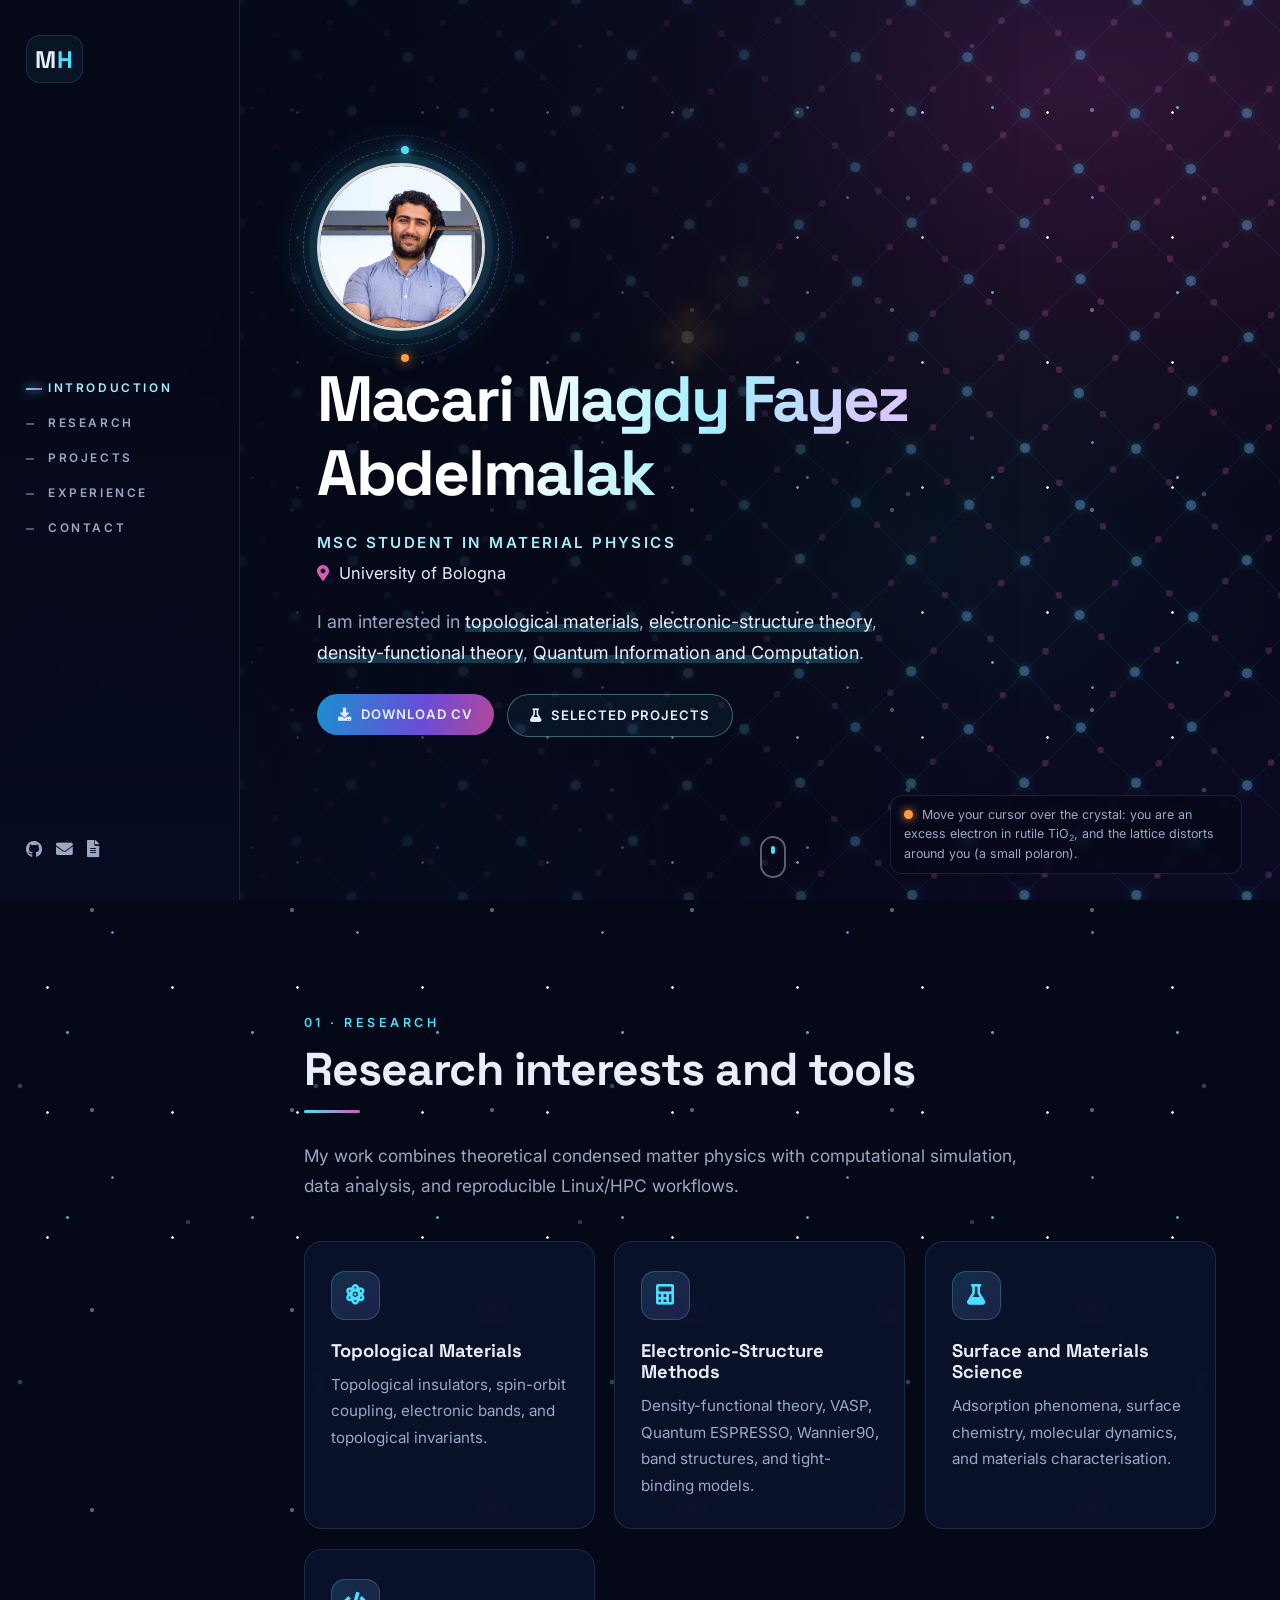
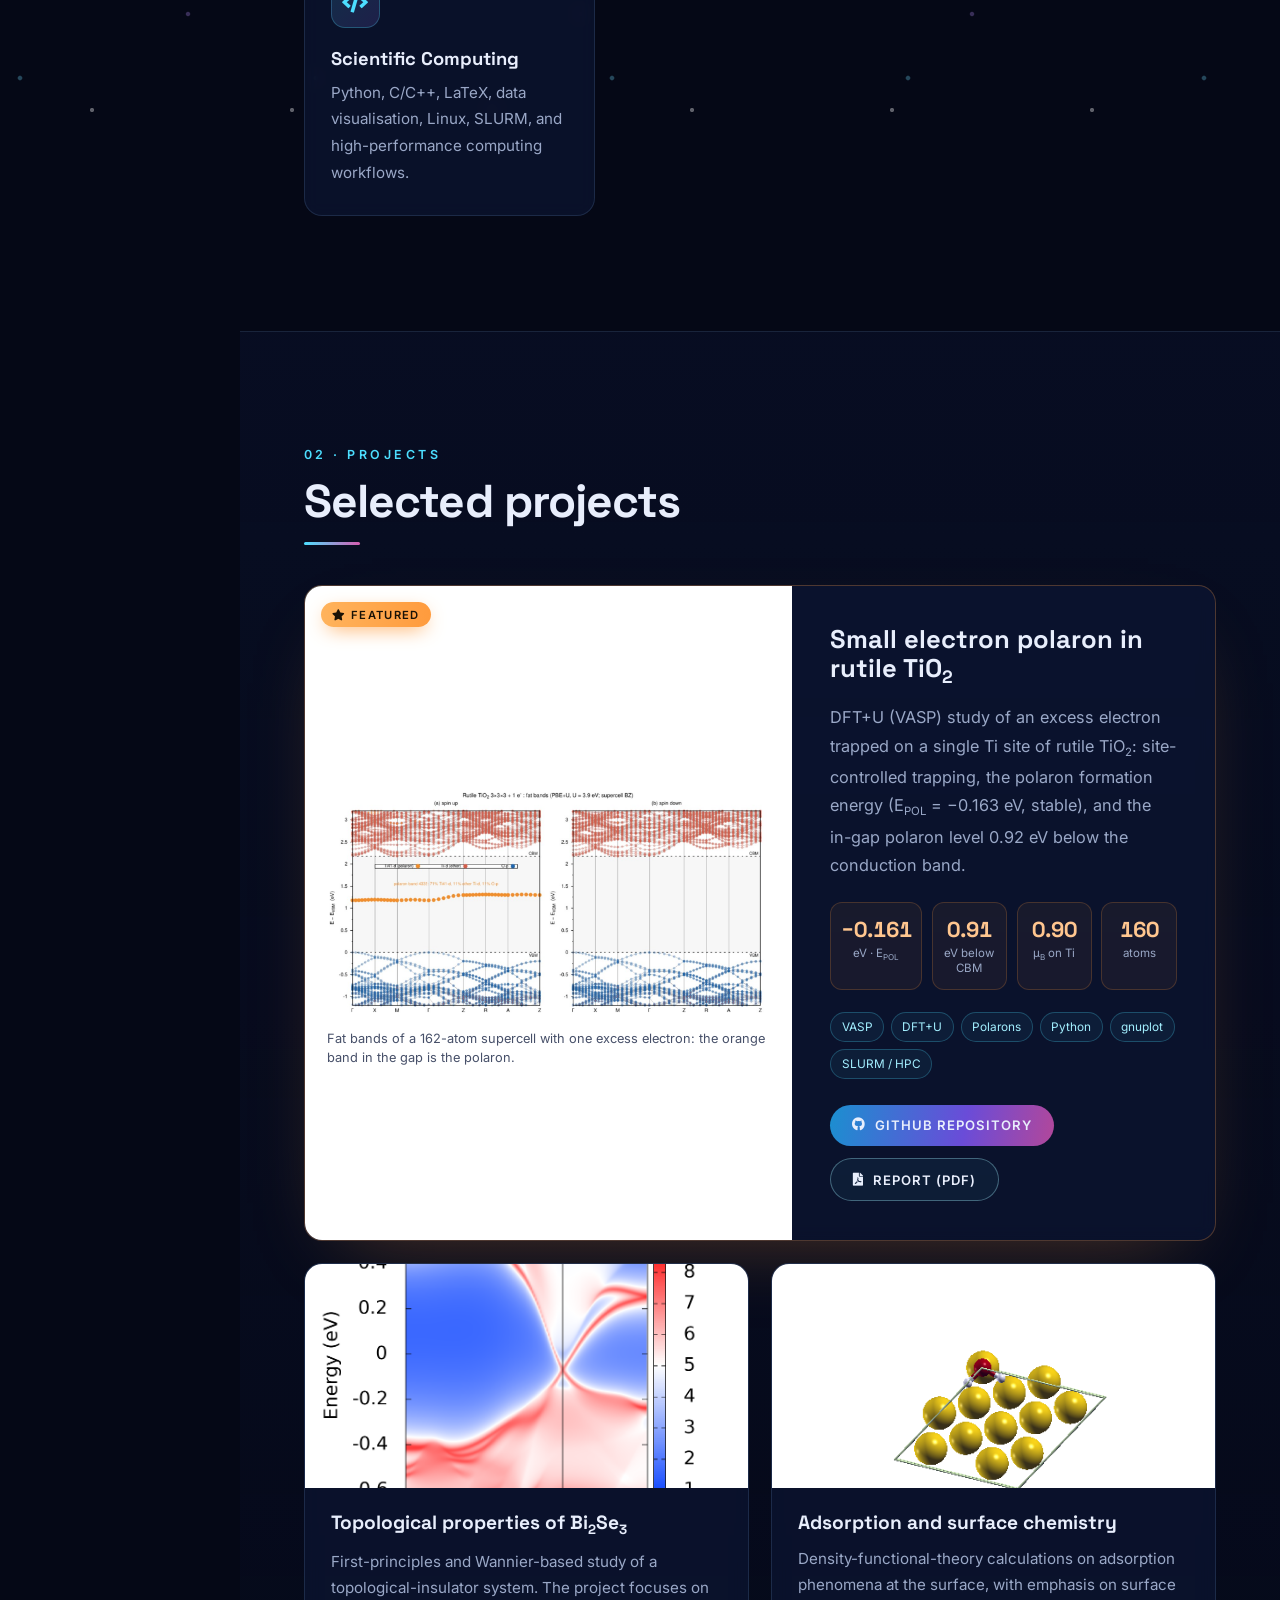
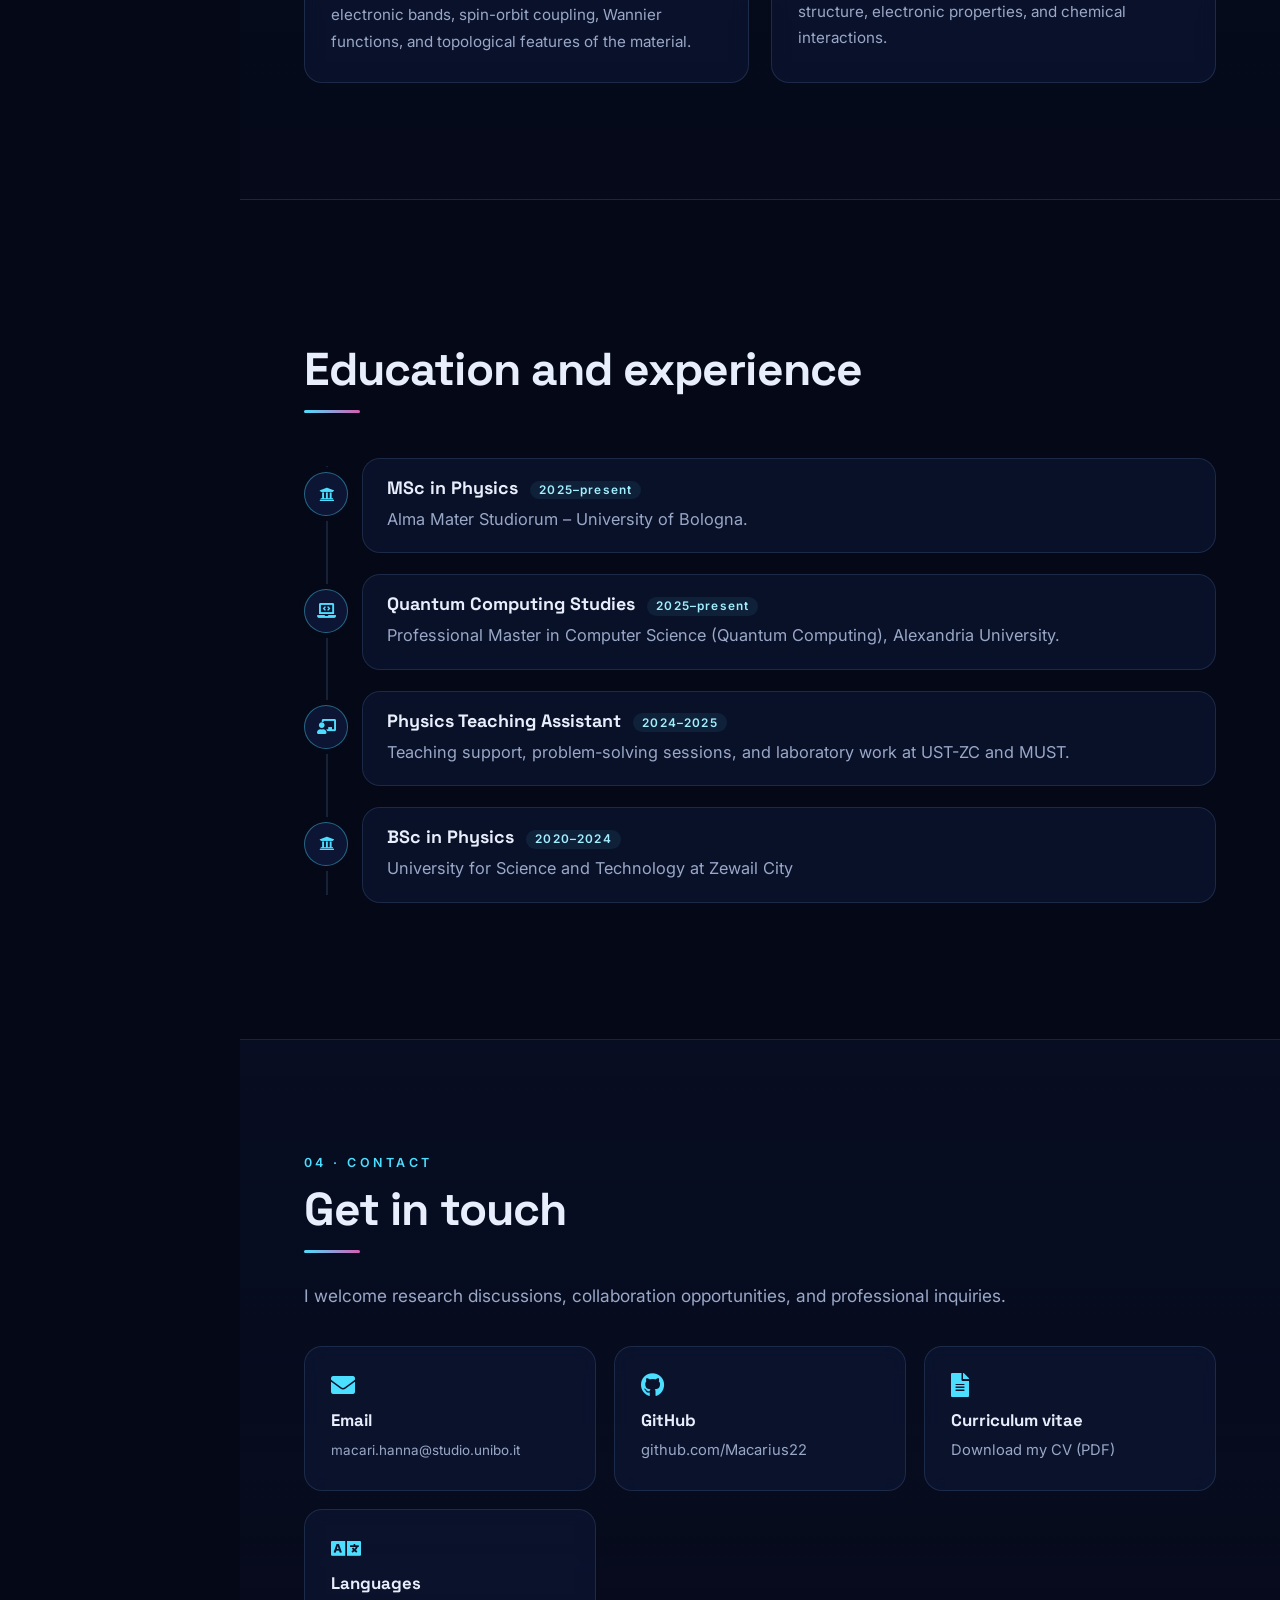
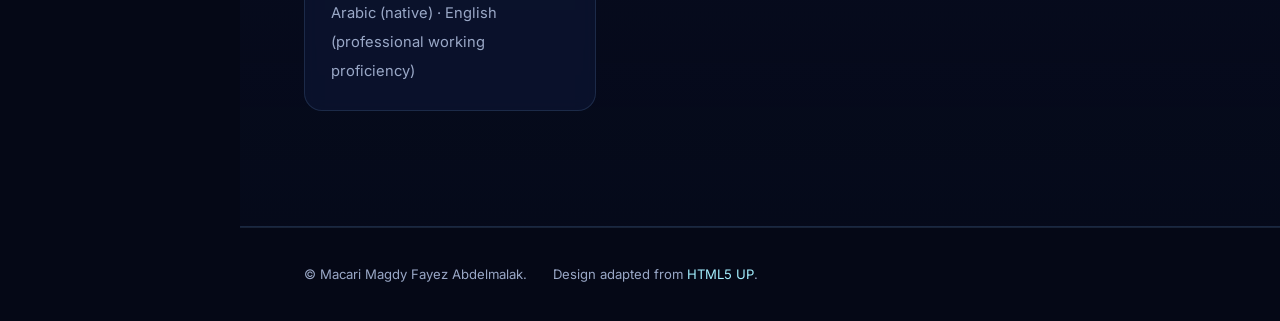
<file: index.html>
<!DOCTYPE html>
<html lang="en">
<head>
  <meta charset="utf-8" />
  <meta name="viewport" content="width=device-width, initial-scale=1" />
  <title>Macari Magdy Fayez Abdelmalak (Macari Hanna) · Physics, University of Bologna</title>
  <meta name="description" content="Macari Magdy Fayez Abdelmalak (Macari Hanna) — MSc student in Material Physics at the University of Bologna. Topological materials, density-functional theory, polarons, electronic structure, quantum computing." />
  <meta name="author" content="Macari Magdy Fayez Abdelmalak" />
  <link rel="canonical" href="https://macarius22.github.io/" />
  <meta property="og:type" content="profile" />
  <meta property="og:url" content="https://macarius22.github.io/" />
  <meta property="og:title" content="Macari Magdy Fayez Abdelmalak — Physics, University of Bologna" />
  <meta property="og:description" content="MSc student in Material Physics at the University of Bologna: topological materials, DFT, polarons, quantum computing." />
  <meta property="og:image" content="https://macarius22.github.io/images/tio2_polaron_fatbands.jpg" />
  <meta property="profile:first_name" content="Macari" />
  <meta property="profile:last_name" content="Abdelmalak" />
  <meta name="twitter:card" content="summary_large_image" />
  <script type="application/ld+json">
  {
    "@context": "https://schema.org",
    "@type": "Person",
    "name": "Macari Magdy Fayez Abdelmalak",
    "alternateName": ["Macari Hanna", "Macari Abdelmalak", "Macari Magdy"],
    "url": "https://macarius22.github.io/",
    "image": "https://macarius22.github.io/images/profile.jpg",
    "jobTitle": "MSc Student in Material Physics",
    "affiliation": { "@type": "CollegeOrUniversity", "name": "University of Bologna", "url": "https://www.unibo.it/" },
    "alumniOf": { "@type": "CollegeOrUniversity", "name": "University for Science and Technology at Zewail City" },
    "knowsAbout": ["Topological materials", "Density-functional theory", "Polarons", "Electronic-structure theory", "VASP", "Quantum computing"],
    "sameAs": ["https://github.com/Macarius22"]
  }
  </script>
  <meta name="theme-color" content="#050816" />
  <script>document.documentElement.classList.add('js');</script>
  <link rel="preconnect" href="https://fonts.googleapis.com" />
  <link rel="preconnect" href="https://fonts.gstatic.com" crossorigin />
  <link href="https://fonts.googleapis.com/css2?family=Inter:wght@400;500;600&family=Space+Grotesk:wght@500;600;700&display=swap" rel="stylesheet" />
  <link rel="stylesheet" href="assets/css/fontawesome-all.min.css" />
  <link rel="stylesheet" href="assets/css/site.css" />
</head>
<body>

  <div class="sky" aria-hidden="true"><div class="stars s1"></div><div class="stars s2"></div><div class="nebula"></div></div>
  <div class="scroll-progress" aria-hidden="true"><span></span></div>

  <!-- Sidebar (desktop) / top bar (mobile) -->
  <header id="sidebar">
    <a class="brand" href="#intro" aria-label="Back to top">M<span>H</span></a>
    <nav aria-label="Sections">
      <ul>
        <li><a href="#intro">Introduction</a></li>
        <li><a href="#research">Research</a></li>
        <li><a href="#projects">Projects</a></li>
        <li><a href="#experience">Experience</a></li>
        <li><a href="#contact">Contact</a></li>
      </ul>
    </nav>
    <div class="side-links">
      <a href="https://github.com/Macarius22" aria-label="GitHub"><i class="fab fa-github"></i></a>
      <a href="mailto:macari.hanna@studio.unibo.it" aria-label="Email"><i class="fas fa-envelope"></i></a>
      <a href="cv/Macari_CV.pdf" aria-label="CV"><i class="fas fa-file-alt"></i></a>
    </div>
  </header>

  <main id="wrapper">

    <!-- Intro -->
    <section id="intro" class="hero">
      <canvas id="lattice" aria-hidden="true"></canvas>
      <div class="hero-inner">
        <div class="portrait reveal">
          <img src="images/profile.jpg" alt="Portrait of Macari Magdy Fayez Abdelmalak" />
          <span class="orbit o1"></span><span class="orbit o2"></span>
        </div>
        <h1 class="reveal">Macari Magdy Fayez Abdelmalak</h1>
        <h3 class="eyebrow reveal">MSc Student in Material Physics</h3>
        <p class="where reveal"><i class="fas fa-map-marker-alt"></i> University of Bologna</p>
        <p class="lead reveal">
          I am interested in <span class="hl">topological materials</span>, <span class="hl">electronic-structure theory</span>,
          <span class="hl">density-functional theory</span>, <span class="hl">Quantum Information and Computation</span>.
        </p>
        <ul class="actions reveal">
          <li><a href="cv/Macari_CV.pdf" class="button primary"><i class="fas fa-download"></i> Download CV</a></li>
          <li><a href="#projects" class="button"><i class="fas fa-flask"></i> Selected Projects</a></li>
        </ul>
      </div>
      <p class="hint" id="hint"><span class="dot"></span> Move your cursor over the crystal: you are an excess electron in rutile TiO<sub>2</sub>, and the lattice distorts around you (a small polaron).</p>
      <a href="#research" class="scroll-cue" aria-label="Scroll down"><span></span></a>
    </section>

    <!-- Research -->
    <section id="research" class="block">
      <div class="inner">
        <p class="kicker reveal">01 · Research</p>
        <h2 class="reveal">Research interests and tools</h2>
        <p class="reveal intro-text">
          My work combines theoretical condensed matter physics with computational simulation,
          data analysis, and reproducible Linux/HPC workflows.
        </p>
        <div class="cards">
          <article class="card tilt reveal">
            <span class="icon"><i class="fas fa-atom"></i></span>
            <h3>Topological Materials</h3>
            <p>Topological insulators, spin-orbit coupling, electronic bands, and topological invariants.</p>
          </article>
          <article class="card tilt reveal">
            <span class="icon"><i class="fas fa-calculator"></i></span>
            <h3>Electronic-Structure Methods</h3>
            <p>Density-functional theory, VASP, Quantum ESPRESSO, Wannier90, band structures, and tight-binding models.</p>
          </article>
          <article class="card tilt reveal">
            <span class="icon"><i class="fas fa-flask"></i></span>
            <h3>Surface and Materials Science</h3>
            <p>Adsorption phenomena, surface chemistry, molecular dynamics, and materials characterisation.</p>
          </article>
          <article class="card tilt reveal">
            <span class="icon"><i class="fas fa-code"></i></span>
            <h3>Scientific Computing</h3>
            <p>Python, C/C++, LaTeX, data visualisation, Linux, SLURM, and high-performance computing workflows.</p>
          </article>
        </div>
      </div>
    </section>

    <!-- Projects -->
    <section id="projects" class="block alt">
      <div class="inner">
        <p class="kicker reveal">02 · Projects</p>
        <h2 class="reveal">Selected projects</h2>

        <article class="feature reveal">
          <div class="feature-media">
            <span class="badge"><i class="fas fa-star"></i> Featured</span>
            <a href="images/tio2_polaron_fatbands.jpg" class="zoom" aria-label="Open the figure full size">
              <img src="images/tio2_polaron_fatbands.jpg" alt="Fat bands of rutile TiO2 with an excess electron: the polaron band in the gap" loading="lazy" />
            </a>
            <p class="caption">Fat bands of a 162-atom supercell with one excess electron: the orange band in the gap is the polaron.</p>
          </div>
          <div class="feature-body">
            <h3>Small electron polaron in rutile TiO<sub>2</sub></h3>
            <p>
              DFT+U (VASP) study of an excess electron trapped on a single Ti site of rutile TiO<sub>2</sub>:
              site-controlled trapping, the polaron formation energy (E<sub>POL</sub> = &minus;0.163 eV, stable),
              and the in-gap polaron level 0.92 eV below the conduction band.
            </p>
            <div class="stats">
              <div><strong class="count" data-to="-0.163" data-dec="3">−0.163</strong><span>eV · E<sub>POL</sub></span></div>
              <div><strong class="count" data-to="0.92" data-dec="2">0.92</strong><span>eV below CBM</span></div>
              <div><strong class="count" data-to="0.91" data-dec="2">0.91</strong><span>μ<sub>B</sub> on Ti</span></div>
              <div><strong class="count" data-to="162" data-dec="0">162</strong><span>atoms</span></div>
            </div>
            <ul class="tags">
              <li>VASP</li><li>DFT+U</li><li>Polarons</li><li>Python</li><li>gnuplot</li><li>SLURM / HPC</li>
            </ul>
            <ul class="actions">
              <li><a href="https://github.com/Macarius22/TiO2-small-polaron-DFTU" class="button primary"><i class="fab fa-github"></i> GitHub repository</a></li>
              <li><a href="https://github.com/Macarius22/TiO2-small-polaron-DFTU/blob/main/report/TiO2_small_polaron_report.pdf" class="button"><i class="fas fa-file-pdf"></i> Report (PDF)</a></li>
            </ul>
          </div>
        </article>

        <div class="projects-grid">
          <article class="project tilt reveal">
            <div class="project-media"><img src="images/surfdos_l.png" alt="Density of States on surface" loading="lazy" /></div>
            <div class="project-body">
              <h3>Topological properties of Bi<sub>2</sub>Se<sub>3</sub></h3>
              <p>
                First-principles and Wannier-based study of a topological-insulator system.
                The project focuses on electronic bands, spin-orbit coupling, Wannier functions,
                and topological features of the material.
              </p>
            </div>
          </article>
          <article class="project tilt reveal">
            <div class="project-media light"><img src="images/W_OT_TOpView.png" alt="Surface science and adsorption simulation visualisation" loading="lazy" /></div>
            <div class="project-body">
              <h3>Adsorption and surface chemistry</h3>
              <p>
                Density-functional-theory calculations on adsorption phenomena at the surface,
                with emphasis on surface structure, electronic properties, and chemical interactions.
              </p>
            </div>
          </article>
        </div>
      </div>
    </section>

    <!-- Experience -->
    <section id="experience" class="block">
      <div class="inner">
        <p class="kicker reveal">03 · Experience</p>
        <h2 class="reveal">Education and experience</h2>
        <ol class="timeline">
          <li class="reveal">
            <span class="node"><i class="fas fa-university"></i></span>
            <div class="t-card">
              <h3>MSc in Physics <span class="when">2025–present</span></h3>
              <p>Alma Mater Studiorum – University of Bologna.</p>
            </div>
          </li>
          <li class="reveal">
            <span class="node"><i class="fas fa-laptop-code"></i></span>
            <div class="t-card">
              <h3>Quantum Computing Studies <span class="when">2025–present</span></h3>
              <p>Professional Master in Computer Science (Quantum Computing), Alexandria University.</p>
            </div>
          </li>
          <li class="reveal">
            <span class="node"><i class="fas fa-chalkboard-teacher"></i></span>
            <div class="t-card">
              <h3>Physics Teaching Assistant <span class="when">2024–2025</span></h3>
              <p>Teaching support, problem-solving sessions, and laboratory work at UST-ZC and MUST.</p>
            </div>
          </li>
          <li class="reveal">
            <span class="node"><i class="fas fa-university"></i></span>
            <div class="t-card">
              <h3>BSc in Physics <span class="when">2020–2024</span></h3>
              <p>University for Science and Technology at Zewail City</p>
            </div>
          </li>
        </ol>
      </div>
    </section>

    <!-- Contact -->
    <section id="contact" class="block alt">
      <div class="inner">
        <p class="kicker reveal">04 · Contact</p>
        <h2 class="reveal">Get in touch</h2>
        <p class="reveal intro-text">I welcome research discussions, collaboration opportunities, and professional inquiries.</p>
        <div class="contact-grid">
          <a class="contact-card tilt reveal" href="mailto:macari.hanna@studio.unibo.it">
            <i class="fas fa-envelope"></i><h3>Email</h3><span class="nowrap-sm">macari.hanna@studio.unibo.it</span>
          </a>
          <a class="contact-card tilt reveal" href="https://github.com/Macarius22">
            <i class="fab fa-github"></i><h3>GitHub</h3><span>github.com/Macarius22</span>
          </a>
          <a class="contact-card tilt reveal" href="cv/Macari_CV.pdf">
            <i class="fas fa-file-alt"></i><h3>Curriculum vitae</h3><span>Download my CV (PDF)</span>
          </a>
          <div class="contact-card tilt reveal">
            <i class="fas fa-language"></i><h3>Languages</h3><span>Arabic (native) · English (professional working proficiency)</span>
          </div>
        </div>
      </div>
    </section>

    <footer id="footer">
      <ul class="menu">
        <li>&copy; Macari Magdy Fayez Abdelmalak.</li>
        <li>Design adapted from <a href="https://html5up.net">HTML5 UP</a>.</li>
      </ul>
    </footer>
  </main>

  <script src="assets/js/site.js"></script>
</body>
</html>
</file>
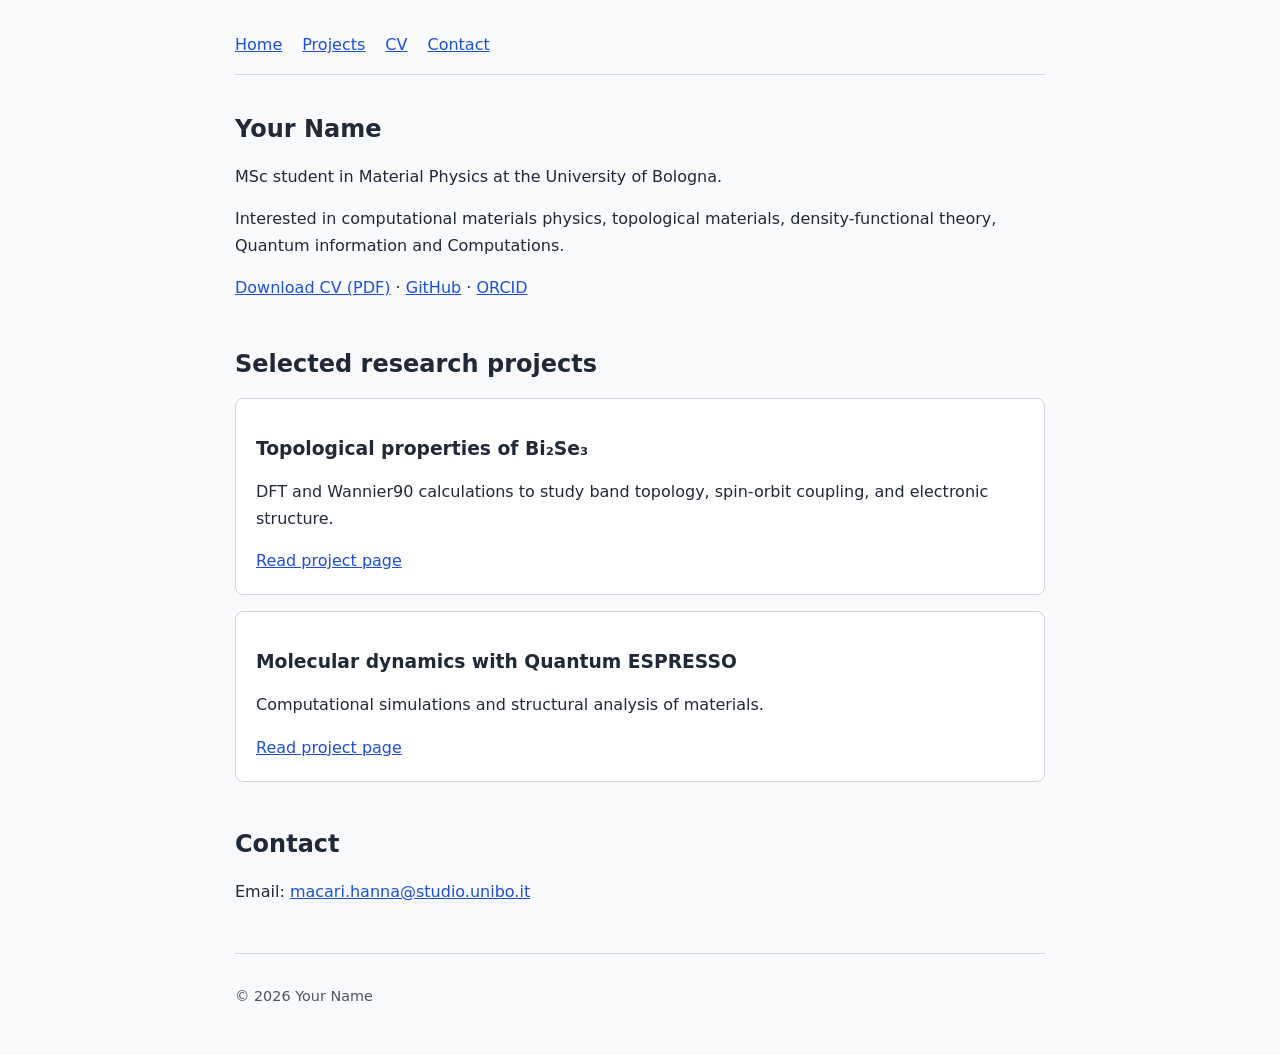
<file: index-simple-backup.html>
<!doctype html>
<html lang="en">
<head>
  <meta charset="utf-8">
  <meta name="viewport" content="width=device-width, initial-scale=1">
  <meta name="description" content="Personal academic website of Your Name">
  <title>Your Name | Condensed Matter Physics</title>
  <link rel="stylesheet" href="style.css">
</head>

<body>
  <header>
    <nav>
      <a href="index.html">Home</a>
      <a href="projects/">Projects</a>
      <a href="cv/YourName_CV.pdf">CV</a>
      <a href="#contact">Contact</a>
    </nav>
  </header>

  <main>
    <section>
      <h1>Your Name</h1>
      <p>MSc student in Material Physics at the University of Bologna.</p>
      <p>
        Interested in computational materials physics, topological materials,
        density-functional theory, Quantum information and Computations.
      </p>

      <p>
        <a href="cv/YourName_CV.pdf">Download CV (PDF)</a> ·
        <a href="https://github.com/YOUR-GITHUB-USERNAME">GitHub</a> ·
        <a href="https://orcid.org/YOUR-ORCID">ORCID</a>
      </p>
    </section>

    <section>
      <h2>Selected research projects</h2>

      <article>
        <h3>Topological properties of Bi₂Se₃</h3>
        <p>
          DFT and Wannier90 calculations to study band topology,
          spin-orbit coupling, and electronic structure.
        </p>
        <a href="projects/bi2se3.html">Read project page</a>
      </article>

      <article>
        <h3>Molecular dynamics with Quantum ESPRESSO</h3>
        <p>
          Computational simulations and structural analysis of materials.
        </p>
        <a href="projects/molecular-dynamics.html">Read project page</a>
      </article>
    </section>

    <section id="contact">
      <h2>Contact</h2>
      <p>Email: <a href="mailto:your.email@unibo.it">macari.hanna@studio.unibo.it</a></p>
    </section>
  </main>

  <footer>
    <p>© 2026 Your Name</p>
  </footer>
</body>
</html>
</file>
<file: assets/css/site.css>
/* Macari Hanna — personal site. Space theme, rebuilt 2026-11. */
:root {
  --bg: #050816;
  --bg-2: #081130;
  --panel: rgba(14, 24, 54, 0.62);
  --panel-solid: #0c1534;
  --line: rgba(140, 200, 255, 0.14);
  --text: #e8eefc;
  --muted: #9aa8c7;
  --cyan: #4cdeff;
  --cyan-soft: #a3efff;
  --violet: #9b7bff;
  --magenta: #d65db1;
  --orange: #ff9b3d;
  --side: 15rem;
  --radius: 18px;
  --ease: cubic-bezier(.2, .8, .2, 1);
}

*, *::before, *::after { box-sizing: border-box; }
html { scroll-behavior: smooth; scroll-padding-top: 1rem; }
body {
  margin: 0;
  background: var(--bg);
  color: var(--muted);
  font: 400 1.02rem/1.75 Inter, system-ui, -apple-system, "Segoe UI", Roboto, Arial, sans-serif;
  -webkit-font-smoothing: antialiased;
  overflow-x: hidden;
}
h1, h2, h3 { color: var(--text); font-family: "Space Grotesk", Inter, sans-serif; line-height: 1.15; margin: 0 0 .6em; }
p { margin: 0 0 1.1em; }
a { color: var(--cyan-soft); text-decoration: none; }
a:hover { color: #fff; }
img { max-width: 100%; display: block; }
sub { font-size: .7em; }
:focus-visible { outline: 2px solid var(--cyan); outline-offset: 3px; border-radius: 6px; }

/* ---------- background sky ---------- */
.sky { position: fixed; inset: 0; z-index: -2; pointer-events: none;
  background: radial-gradient(1200px 700px at 85% 10%, rgba(125, 39, 103, .35), transparent 60%),
              radial-gradient(1000px 800px at 10% 95%, rgba(18, 96, 190, .28), transparent 60%),
              linear-gradient(160deg, #06122c 0%, #050816 55%, #0b0a24 100%); }
.stars { position: absolute; inset: -50%;
  background-image:
    radial-gradient(circle, rgba(255,255,255,.9) 0 1px, transparent 1.6px),
    radial-gradient(circle, rgba(115,220,255,.75) 0 1px, transparent 1.8px),
    radial-gradient(circle, rgba(188,147,255,.7) 0 1px, transparent 1.7px);
  background-size: 125px 125px, 185px 185px, 245px 245px;
  background-position: 0 0, 60px 95px, 140px 35px;
  animation: drift 90s linear infinite; }
.stars.s2 { opacity: .4; transform: scale(1.6); animation-duration: 160s; }
.nebula { position: absolute; inset: 0;
  background: radial-gradient(600px 400px at 70% 60%, rgba(76, 222, 255, .06), transparent 70%);
  animation: breathe 14s ease-in-out infinite alternate; }
@keyframes drift { to { transform: translate3d(125px, 250px, 0); } }
.stars.s2 { animation-name: drift2; }
@keyframes drift2 { from { transform: scale(1.6); } to { transform: scale(1.6) translate3d(185px, 185px, 0); } }
@keyframes breathe { from { opacity: .5; } to { opacity: 1; } }

.scroll-progress { position: fixed; top: 0; left: 0; right: 0; height: 3px; z-index: 50; }
.scroll-progress span { display: block; height: 100%; width: 100%; transform-origin: 0 50%; transform: scaleX(0);
  background: linear-gradient(90deg, var(--cyan), var(--violet), var(--magenta)); }

/* ---------- sidebar ---------- */
#sidebar { position: fixed; inset: 0 auto 0 0; width: var(--side); z-index: 40;
  display: flex; flex-direction: column; justify-content: space-between; padding: 2.2rem 1.6rem;
  background: linear-gradient(180deg, rgba(5, 8, 22, .92), rgba(8, 10, 30, .92));
  border-right: 1px solid var(--line); backdrop-filter: blur(10px); }
.brand { font: 700 1.5rem "Space Grotesk", sans-serif; color: var(--text); letter-spacing: .02em;
  width: 3.6rem; height: 3rem; display: flex; align-items: center; justify-content: center; white-space: nowrap; border-radius: 14px;
  border: 1px solid var(--line); background: rgba(76, 222, 255, .06); transition: transform .4s var(--ease), box-shadow .4s; }
.brand span { color: var(--cyan); }
.brand:hover { transform: rotate(-8deg) scale(1.06); box-shadow: 0 0 2rem rgba(76, 222, 255, .3); color: var(--text); }
#sidebar nav ul { list-style: none; margin: 0; padding: 0; }
#sidebar nav li { margin: .35rem 0; }
#sidebar nav a { position: relative; display: block; padding: .55rem 0 .55rem 1.4rem; color: var(--muted);
  font: 600 .74rem/1 Inter, sans-serif; letter-spacing: .22em; text-transform: uppercase; transition: color .3s; }
#sidebar nav a::before { content: ""; position: absolute; left: 0; top: 50%; width: .5rem; height: 2px; translate: 0 -50%;
  background: var(--muted); opacity: .5; transition: width .4s var(--ease), background .3s, opacity .3s; }
#sidebar nav a:hover { color: var(--text); }
#sidebar nav a:hover::before { width: .9rem; opacity: 1; }
#sidebar nav a.active { color: var(--cyan-soft); }
#sidebar nav a.active::before { width: 1rem; opacity: 1; background: linear-gradient(90deg, var(--cyan), var(--magenta));
  box-shadow: 0 0 10px var(--cyan); }
.side-links { display: flex; gap: .9rem; }
.side-links a { color: var(--muted); font-size: 1.05rem; transition: color .3s, transform .3s var(--ease); }
.side-links a:hover { color: var(--cyan); transform: translateY(-3px); }

#wrapper { margin-left: var(--side); }

/* ---------- hero ---------- */
.hero { position: relative; min-height: 100vh; min-height: 100svh; display: flex; align-items: center; overflow: hidden; isolation: isolate; }
#lattice { position: absolute; inset: 0; width: 100%; height: 100%; z-index: -1; }
.hero::after { content: ""; position: absolute; inset: 0; z-index: -1; pointer-events: none;
  background: linear-gradient(90deg, rgba(5, 8, 22, .88) 0%, rgba(5, 8, 22, .55) 45%, rgba(5, 8, 22, 0) 75%); }
.hero-inner { padding: 6rem clamp(1.5rem, 6vw, 6rem); max-width: 50rem; }
.portrait { position: relative; width: 10.5rem; height: 10.5rem; margin-bottom: 2rem; }
.portrait img { width: 100%; height: 100%; object-fit: cover; object-position: center top; border-radius: 50%;
  border: 3px solid rgba(255, 255, 255, .85); box-shadow: 0 0 0 8px rgba(76, 222, 255, .08), 0 0 3rem rgba(76, 222, 255, .3); }
.orbit { position: absolute; inset: -14px; border-radius: 50%; border: 1px dashed rgba(76, 222, 255, .35); animation: spin 26s linear infinite; }
.orbit::after { content: ""; position: absolute; top: -4px; left: 50%; width: 8px; height: 8px; border-radius: 50%;
  background: var(--cyan); box-shadow: 0 0 12px var(--cyan); }
.orbit.o2 { inset: -28px; border-color: rgba(155, 123, 255, .22); animation-duration: 40s; animation-direction: reverse; }
.orbit.o2::after { background: var(--orange); box-shadow: 0 0 12px var(--orange); top: auto; bottom: -4px; }
@keyframes spin { to { transform: rotate(360deg); } }
.hero h1 { font-size: clamp(2.3rem, 5vw, 4.4rem); letter-spacing: -.035em; margin-bottom: .35em;
  background: linear-gradient(100deg, #fff 30%, var(--cyan-soft) 60%, #d9c8ff 85%); -webkit-background-clip: text; background-clip: text; color: transparent; }
.eyebrow { color: var(--cyan-soft); font: 600 .95rem Inter, sans-serif; letter-spacing: .16em; text-transform: uppercase; margin-bottom: .5em; }
.where { color: var(--text); opacity: .85; }
.where i { color: var(--magenta); margin-right: .35rem; }
.lead { font-size: 1.12rem; max-width: 38rem; }
.hl { color: var(--text); background: linear-gradient(transparent 62%, rgba(76, 222, 255, .22) 62%); }
.hint { position: absolute; right: clamp(1rem, 3vw, 2.5rem); bottom: 1.6rem; max-width: 22rem; margin: 0;
  font-size: .78rem; line-height: 1.5; color: var(--muted); background: rgba(5, 8, 22, .6); border: 1px solid var(--line);
  padding: .6rem .85rem; border-radius: 12px; backdrop-filter: blur(6px); transition: opacity .8s; }
.hint .dot { display: inline-block; width: .55rem; height: .55rem; border-radius: 50%; background: var(--orange);
  box-shadow: 0 0 10px var(--orange); margin-right: .3rem; animation: pulse 1.8s ease-in-out infinite; }
@keyframes pulse { 50% { transform: scale(1.5); opacity: .6; } }
.scroll-cue { position: absolute; left: 50%; bottom: 1.4rem; width: 26px; height: 42px; border: 2px solid rgba(255, 255, 255, .35); border-radius: 14px; }
.scroll-cue span { position: absolute; left: 50%; top: 8px; width: 4px; height: 8px; margin-left: -2px; border-radius: 2px; background: var(--cyan); animation: cue 1.8s ease-in-out infinite; }
@keyframes cue { 0% { opacity: 0; transform: translateY(0); } 40% { opacity: 1; } 100% { opacity: 0; transform: translateY(14px); } }

/* ---------- buttons ---------- */
.actions { list-style: none; padding: 0; margin: 1.6rem 0 0; display: flex; flex-wrap: wrap; gap: .8rem; }
.button { position: relative; display: inline-flex; align-items: center; gap: .55rem; padding: .78rem 1.35rem; border-radius: 999px;
  color: var(--text); font: 600 .82rem Inter, sans-serif; letter-spacing: .08em; text-transform: uppercase;
  border: 1px solid rgba(163, 239, 255, .35); background: rgba(76, 222, 255, .05); overflow: hidden;
  transition: transform .3s var(--ease), box-shadow .3s, border-color .3s, background .3s; }
.button::before { content: ""; position: absolute; inset: 0; translate: -101% 0; transition: translate .5s var(--ease);
  background: linear-gradient(90deg, rgba(76, 222, 255, .25), rgba(155, 123, 255, .25)); z-index: -1; }
.button:hover { color: #fff; transform: translateY(-2px); border-color: var(--cyan); box-shadow: 0 10px 30px -10px rgba(76, 222, 255, .55); }
.button:hover::before { translate: 0 0; }
.button.primary { border: 0; background: linear-gradient(100deg, #1b8fd0, #6a4cd8 60%, #b2479a); }
.button { isolation: isolate; }

/* ---------- sections ---------- */
.block { position: relative; padding: clamp(4.5rem, 9vw, 8rem) 0; }
.block.alt { background: linear-gradient(180deg, rgba(10, 18, 44, .55), rgba(10, 18, 44, .2)); border-block: 1px solid var(--line); }
.inner { max-width: 72rem; margin: 0 auto; padding: 0 clamp(1.25rem, 5vw, 5rem); }
.kicker { color: var(--cyan); font: 600 .78rem Inter, sans-serif; letter-spacing: .28em; text-transform: uppercase; margin-bottom: .8rem; }
.block h2 { font-size: clamp(1.9rem, 3.6vw, 2.9rem); letter-spacing: -.02em; }
.block h2::after { content: ""; display: block; width: 3.5rem; height: 3px; margin-top: .9rem; border-radius: 3px;
  background: linear-gradient(90deg, var(--cyan), var(--magenta)); }
.intro-text { font-size: 1.08rem; max-width: 46rem; }

.cards { display: grid; grid-template-columns: repeat(auto-fit, minmax(15rem, 1fr)); gap: 1.2rem; margin-top: 2.5rem; }
.card, .project, .contact-card, .t-card, .feature {
  position: relative; background: var(--panel); border: 1px solid var(--line); border-radius: var(--radius); backdrop-filter: blur(8px); }
.card { padding: 1.8rem 1.6rem; }
.card h3 { font-size: 1.15rem; }
.card p { margin: 0; font-size: .95rem; }
.icon { display: grid; place-items: center; width: 3.1rem; height: 3.1rem; margin-bottom: 1.2rem; border-radius: 14px; font-size: 1.3rem;
  color: var(--cyan); background: linear-gradient(135deg, rgba(76, 222, 255, .15), rgba(155, 123, 255, .15)); border: 1px solid rgba(76, 222, 255, .25); }

/* glow that follows the pointer + 3D tilt */
.tilt { transform-style: preserve-3d; transition: transform .5s var(--ease), border-color .4s, box-shadow .4s; will-change: transform; }
.tilt::before { content: ""; position: absolute; inset: 0; border-radius: inherit; pointer-events: none; opacity: 0; transition: opacity .4s;
  background: radial-gradient(380px circle at var(--mx, 50%) var(--my, 50%), rgba(76, 222, 255, .13), transparent 45%); }
.tilt:hover { border-color: rgba(76, 222, 255, .4); box-shadow: 0 20px 50px -25px rgba(76, 222, 255, .45); }
.tilt:hover::before { opacity: 1; }

/* featured project */
.feature { display: grid; grid-template-columns: 1.15fr 1fr; gap: 0; margin-top: 2.5rem; overflow: hidden;
  border-color: rgba(255, 155, 61, .28); box-shadow: 0 30px 80px -40px rgba(255, 155, 61, .35); }
.feature::after { content: ""; position: absolute; inset: -1px; border-radius: inherit; padding: 1px; pointer-events: none;
  background: conic-gradient(from var(--ang, 0deg), transparent 0 70%, var(--orange) 80%, var(--cyan) 90%, transparent 100%);
  -webkit-mask: linear-gradient(#000 0 0) content-box, linear-gradient(#000 0 0); -webkit-mask-composite: xor; mask-composite: exclude;
  animation: rim 7s linear infinite; }
@property --ang { syntax: "<angle>"; inherits: false; initial-value: 0deg; }
@keyframes rim { to { --ang: 360deg; } }
.feature-media { position: relative; padding: 3.4rem 1.4rem 1.4rem; background: #fff; display: flex; flex-direction: column; justify-content: center; }
.feature-media .zoom { display: block; overflow: hidden; border-radius: 10px; }
.feature-media img { transition: transform .8s var(--ease); }
.feature-media .zoom:hover img { transform: scale(1.04); }
.feature-media .caption { color: #475069; font-size: .8rem; line-height: 1.5; margin: .8rem 0 0; }
.badge { position: absolute; top: 1rem; left: 1rem; z-index: 2; font: 600 .7rem Inter, sans-serif; letter-spacing: .12em; text-transform: uppercase;
  color: #1a1206; background: linear-gradient(90deg, #ffb35c, var(--orange)); padding: .35rem .7rem; border-radius: 999px; box-shadow: 0 6px 20px -6px var(--orange); }
.feature-body { padding: clamp(1.6rem, 3vw, 2.6rem); }
.feature-body h3 { font-size: 1.6rem; }
.stats { display: grid; grid-template-columns: repeat(4, 1fr); gap: .6rem; margin: 1.4rem 0; }
.stats div { padding: .8rem .6rem; text-align: center; border-radius: 12px; background: rgba(255, 155, 61, .06); border: 1px solid rgba(255, 155, 61, .2); }
.stats strong { display: block; color: #ffc68f; font: 700 1.35rem "Space Grotesk", sans-serif; font-variant-numeric: tabular-nums; }
.stats span { font-size: .72rem; line-height: 1.3; display: block; margin-top: .2rem; }
.tags { list-style: none; padding: 0; margin: 0 0 .4rem; display: flex; flex-wrap: wrap; gap: .45rem; }
.tags li { font-size: .74rem; color: var(--cyan-soft); padding: .22rem .65rem; border-radius: 999px; border: 1px solid rgba(76, 222, 255, .25); background: rgba(76, 222, 255, .06); }

.projects-grid { display: grid; grid-template-columns: repeat(auto-fit, minmax(19rem, 1fr)); gap: 1.4rem; margin-top: 1.4rem; }
.project { overflow: hidden; display: flex; flex-direction: column; }
.project-media { height: 14rem; overflow: hidden; background: #0a1330; }
.project-media.light { background: #fff; display: grid; place-items: center; }
.project-media img { width: 100%; height: 100%; object-fit: cover; transition: transform .8s var(--ease); }
.project-media.light img { width: auto; height: 88%; object-fit: contain; }
.project:hover .project-media img { transform: scale(1.06); }
.project-body { padding: 1.5rem 1.6rem 1.7rem; }
.project-body h3 { font-size: 1.2rem; }
.project-body p { margin: 0; font-size: .95rem; }

/* timeline */
.timeline { list-style: none; margin: 2.8rem 0 0; padding: 0 0 0 3.6rem; position: relative; }
.timeline::before { content: ""; position: absolute; left: 1.35rem; top: .5rem; bottom: .5rem; width: 2px; background: var(--line); }
.timeline::after { content: ""; position: absolute; left: 1.35rem; top: .5rem; width: 2px; height: calc(var(--tl, 0) * (100% - 1rem));
  background: linear-gradient(180deg, var(--cyan), var(--violet), var(--magenta)); box-shadow: 0 0 12px rgba(76, 222, 255, .6); }
.timeline li { position: relative; margin-bottom: 1.3rem; }
.node { position: absolute; left: -3.6rem; top: .9rem; width: 2.75rem; height: 2.75rem; display: grid; place-items: center; z-index: 1;
  border-radius: 50%; background: var(--panel-solid); border: 1px solid rgba(76, 222, 255, .4); color: var(--cyan); font-size: .95rem;
  box-shadow: 0 0 0 5px var(--bg); }
.t-card { padding: 1.2rem 1.5rem; transition: transform .4s var(--ease), border-color .4s; }
.t-card:hover { transform: translateX(6px); border-color: rgba(76, 222, 255, .4); }
.t-card h3 { font-size: 1.12rem; margin-bottom: .3em; display: flex; flex-wrap: wrap; align-items: baseline; gap: .3rem .8rem; }
.when { font: 600 .74rem Inter, sans-serif; letter-spacing: .1em; color: var(--cyan-soft); padding: .15rem .55rem; border-radius: 999px; background: rgba(76, 222, 255, .08); }
.t-card p { margin: 0; }

/* contact */
.contact-grid { display: grid; grid-template-columns: repeat(auto-fit, minmax(14rem, 1fr)); gap: 1.1rem; margin-top: 2.2rem; }
.contact-card { display: block; padding: 1.6rem; color: var(--muted); overflow-wrap: anywhere; }
.contact-card i { font-size: 1.5rem; color: var(--cyan); margin-bottom: .9rem; display: block; transition: transform .4s var(--ease); }
.contact-card:hover i { transform: scale(1.15) rotate(-6deg); }
.contact-card h3 { font-size: 1.05rem; margin-bottom: .3em; }
.contact-card span { font-size: .92rem; }
a.contact-card:hover { color: var(--text); }

#footer { padding: 2.2rem clamp(1.25rem, 5vw, 5rem); border-top: 1px solid var(--line); font-size: .82rem; }
#footer .menu { list-style: none; margin: 0 auto; padding: 0; max-width: 72rem; display: flex; flex-wrap: wrap; gap: .4rem 1.6rem; }

/* ---------- reveal on scroll ---------- */
.js .reveal { opacity: 0; transform: translateY(26px); transition: opacity .9s var(--ease), transform .9s var(--ease); transition-delay: var(--d, 0s); }
.js .reveal.in { opacity: 1; transform: none; }
.js .tilt.reveal.in { transition: opacity .9s var(--ease), transform .5s var(--ease), border-color .4s, box-shadow .4s; }

/* ---------- responsive ---------- */
@media (max-width: 1100px) {
  .feature { grid-template-columns: 1fr; }
  .hero::after { background: linear-gradient(180deg, rgba(5, 8, 22, .55), rgba(5, 8, 22, .85)); }
}
@media (max-width: 980px) {
  #sidebar { inset: 0 0 auto 0; width: auto; height: auto; flex-direction: row; align-items: center; padding: .6rem 1rem; gap: .8rem; border-right: 0; border-bottom: 1px solid var(--line); }
  .brand { width: 2.4rem; height: 2.4rem; font-size: 1.15rem; flex: none; }
  #sidebar nav { flex: 1; min-width: 0; overflow-x: auto; scrollbar-width: none; }
  #sidebar nav::-webkit-scrollbar { display: none; }
  #sidebar nav ul { display: flex; gap: 1.1rem; }
  #sidebar nav li { margin: 0; flex: none; }
  #sidebar nav a { padding: .5rem 0; font-size: .66rem; letter-spacing: .14em; }
  #sidebar nav a::before { left: 0; top: auto; bottom: 0; translate: none; width: 0; }
  #sidebar nav a:hover::before, #sidebar nav a.active::before { width: 100%; height: 2px; }
  .side-links { display: none; }
  #wrapper { margin-left: 0; }
  html { scroll-padding-top: 3.8rem; }
  .hero-inner { padding-top: 6.5rem; padding-bottom: 7rem; }
  .hint { left: 1rem; right: 1rem; max-width: none; bottom: 4.6rem; }
  .scroll-cue { display: none; }
}
@media (max-width: 560px) {
  .stats { grid-template-columns: repeat(2, 1fr); }
  .portrait { width: 8.5rem; height: 8.5rem; }
  .timeline { padding-left: 3rem; }
  .timeline::before, .timeline::after { left: 1.05rem; }
  .node { left: -3rem; width: 2.2rem; height: 2.2rem; font-size: .8rem; }
  .button { padding: .7rem 1.1rem; font-size: .75rem; }
}

@media (prefers-reduced-motion: reduce) {
  *, *::before, *::after { animation: none !important; transition: none !important; scroll-behavior: auto !important; }
  .js .reveal { opacity: 1; transform: none; }
}
.contact-card .nowrap-sm { font-size: .84rem; white-space: nowrap; }
@media (max-width: 360px) { .contact-card .nowrap-sm { white-space: normal; overflow-wrap: anywhere; } }
</file>
<file: style.css>
:root {
  --text: #1f2937;
  --muted: #4b5563;
  --accent: #1d4ed8;
  --background: #f8fafc;
  --card: #ffffff;
  --border: #d1d5db;
}

* {
  box-sizing: border-box;
}

body {
  max-width: 850px;
  margin: 0 auto;
  padding: 2rem 1.25rem;
  font-family: system-ui, -apple-system, BlinkMacSystemFont, "Segoe UI", sans-serif;
  line-height: 1.65;
  color: var(--text);
  background: var(--background);
}

header {
  border-bottom: 1px solid var(--border);
  padding-bottom: 1rem;
}

nav {
  display: flex;
  gap: 1.25rem;
  flex-wrap: wrap;
}

a {
  color: var(--accent);
}

main {
  margin-top: 2.5rem;
}

section {
  margin-bottom: 3rem;
}

article {
  background: var(--card);
  border: 1px solid var(--border);
  border-radius: 8px;
  padding: 1.25rem;
  margin: 1rem 0;
}

h1, h2, h3 {
  line-height: 1.2;
}

footer {
  border-top: 1px solid var(--border);
  color: var(--muted);
  font-size: 0.9rem;
  padding-top: 1rem;
}
</file>
